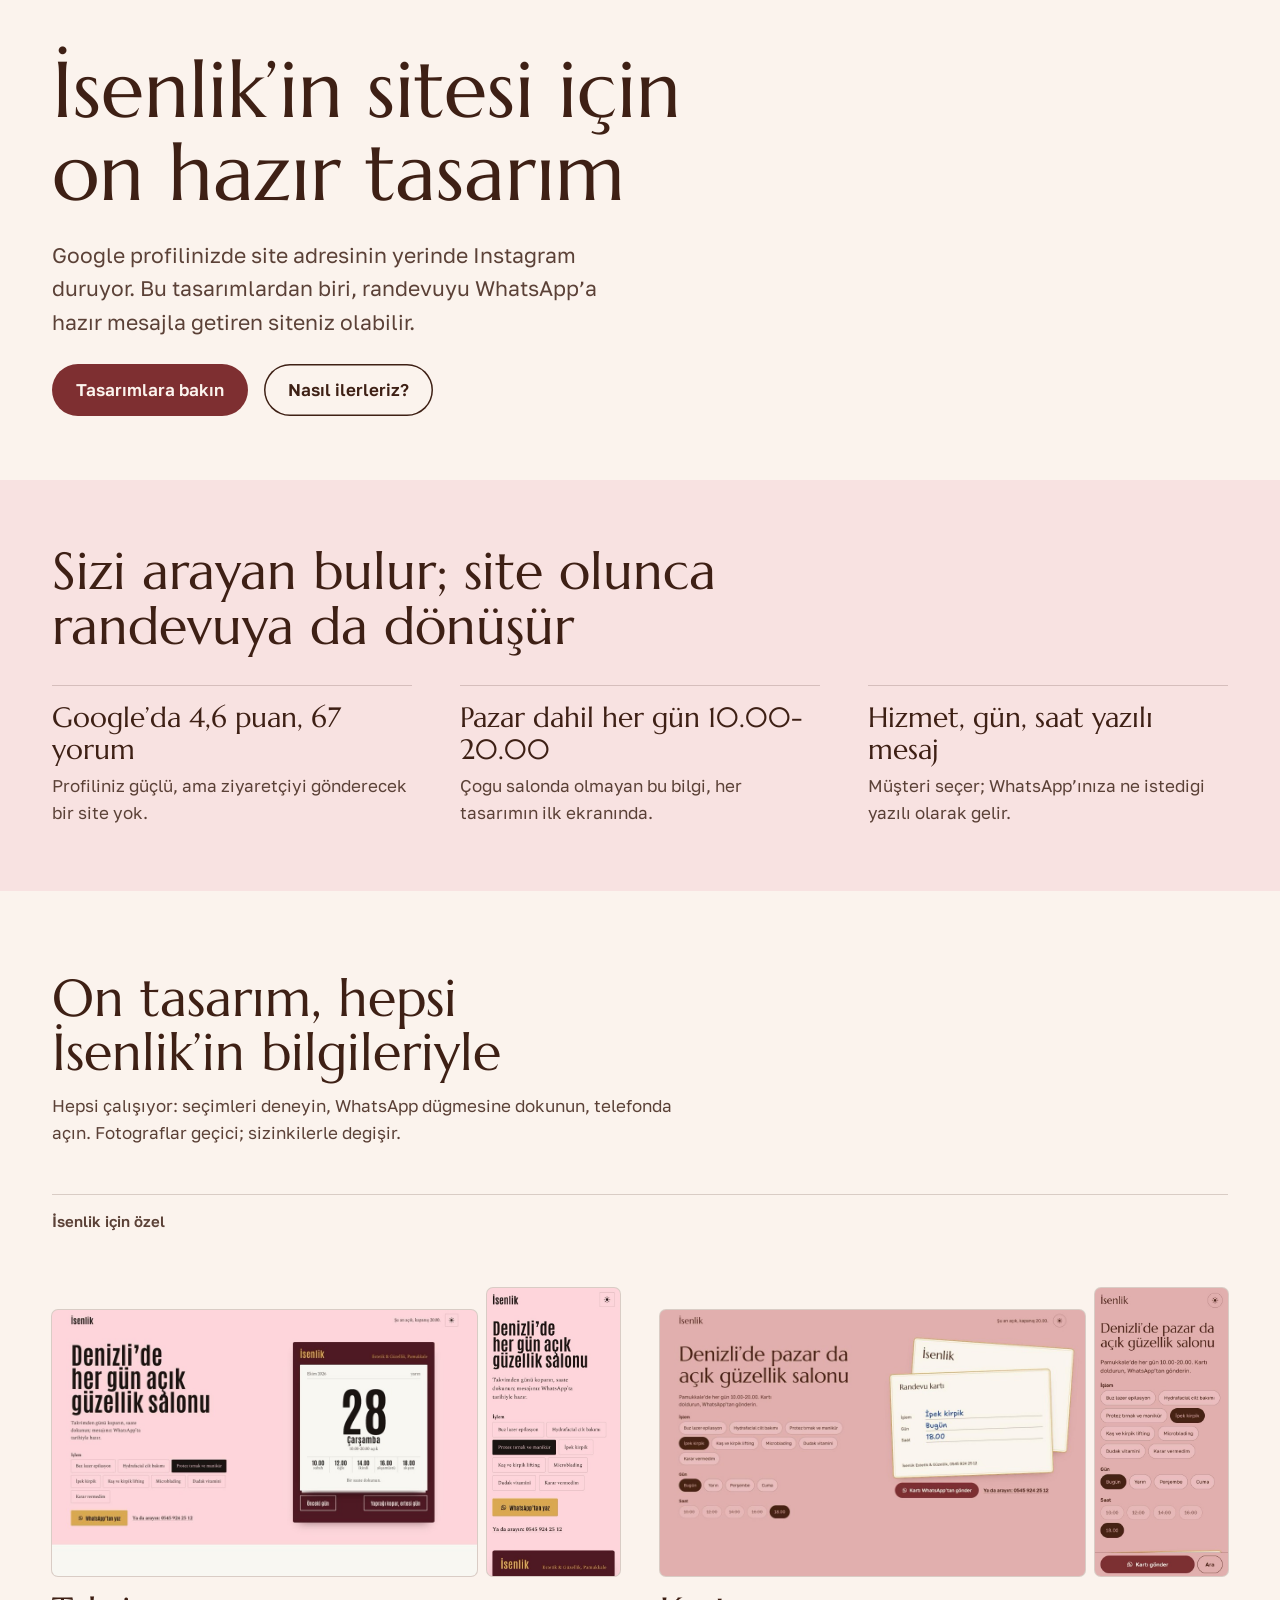
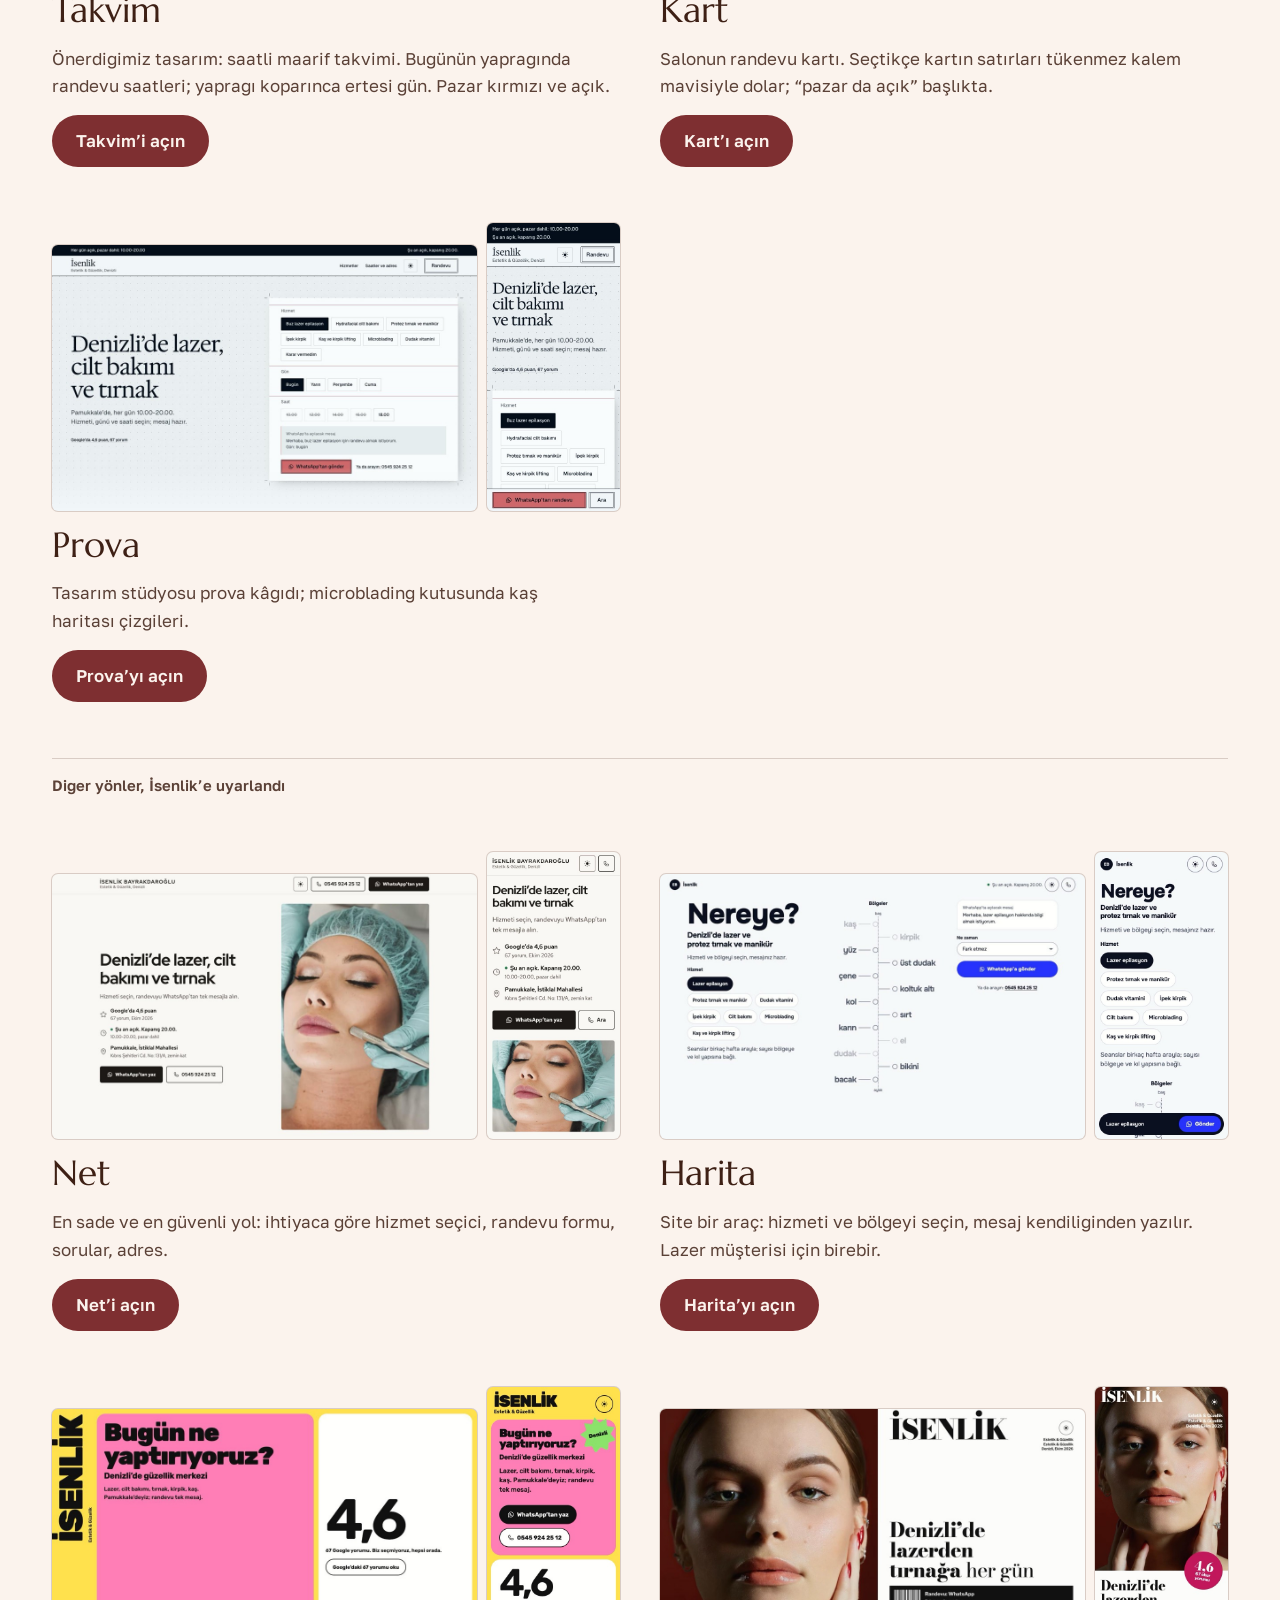
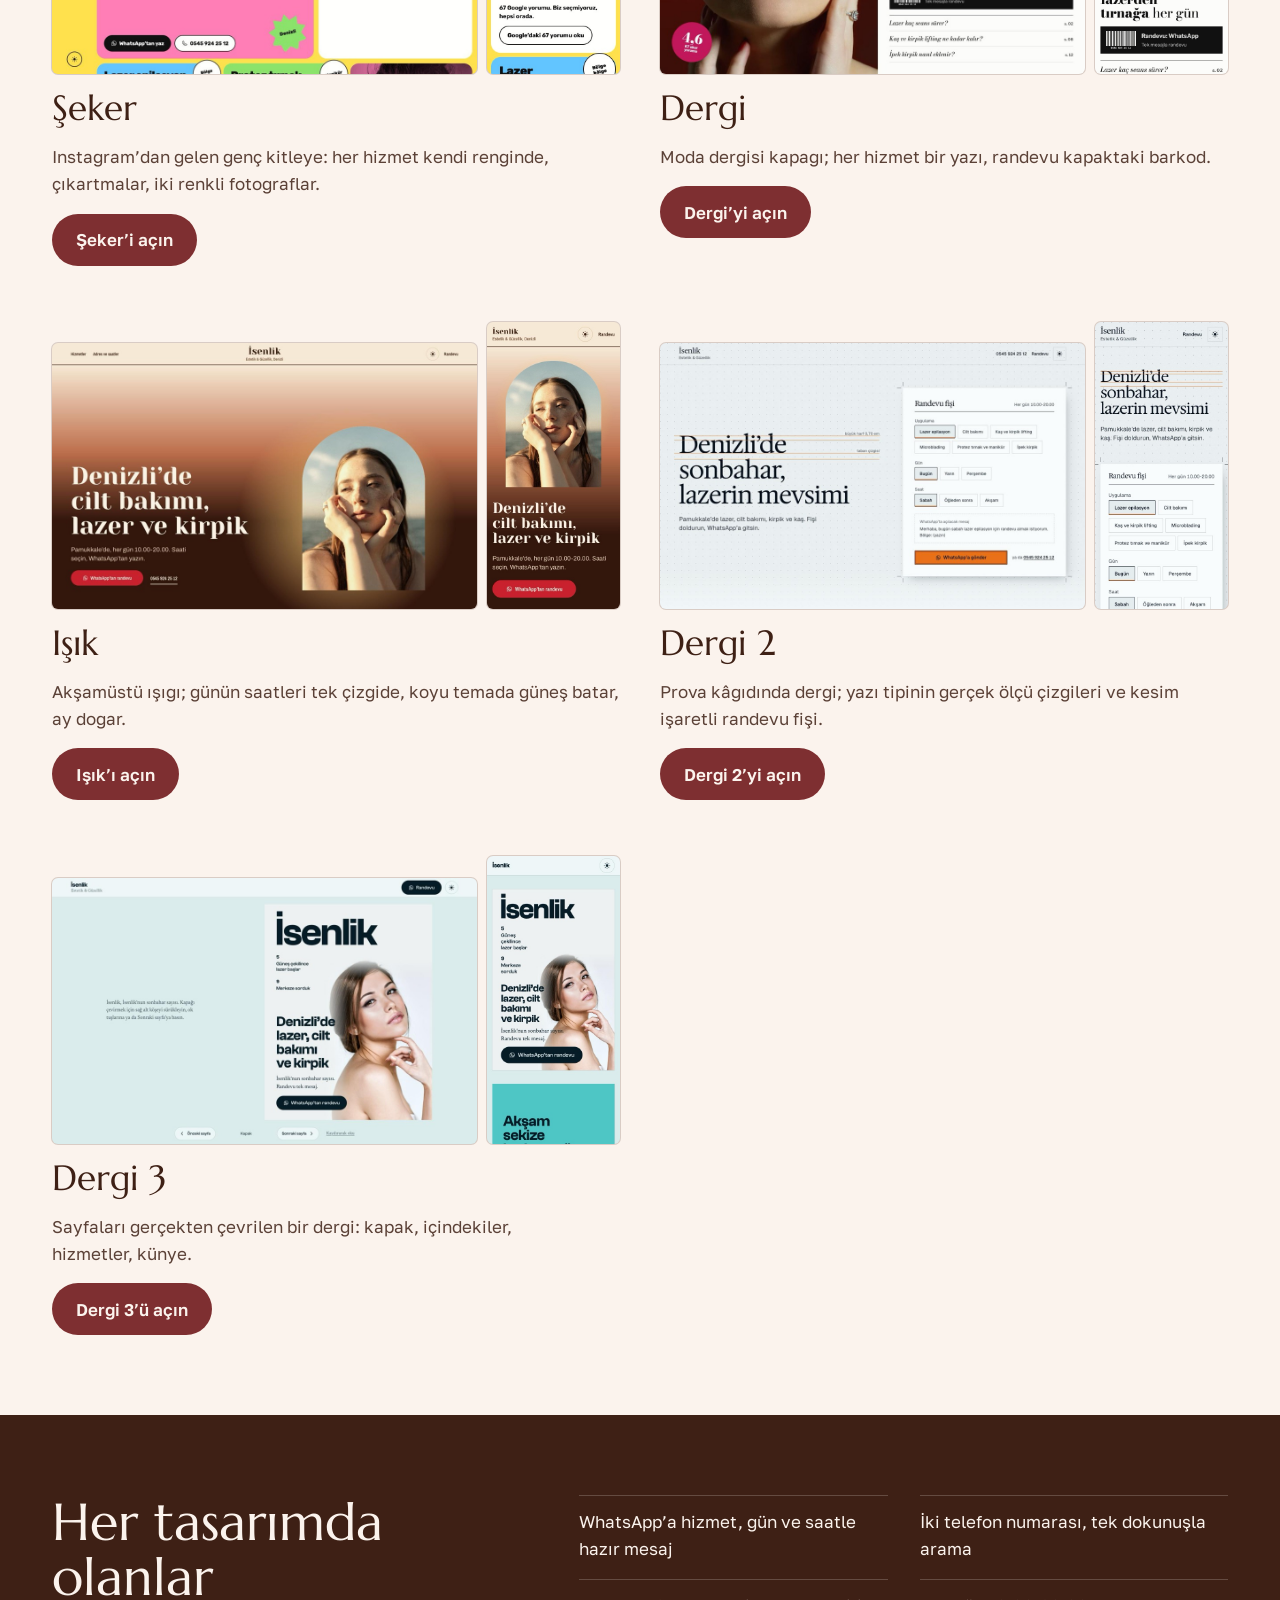
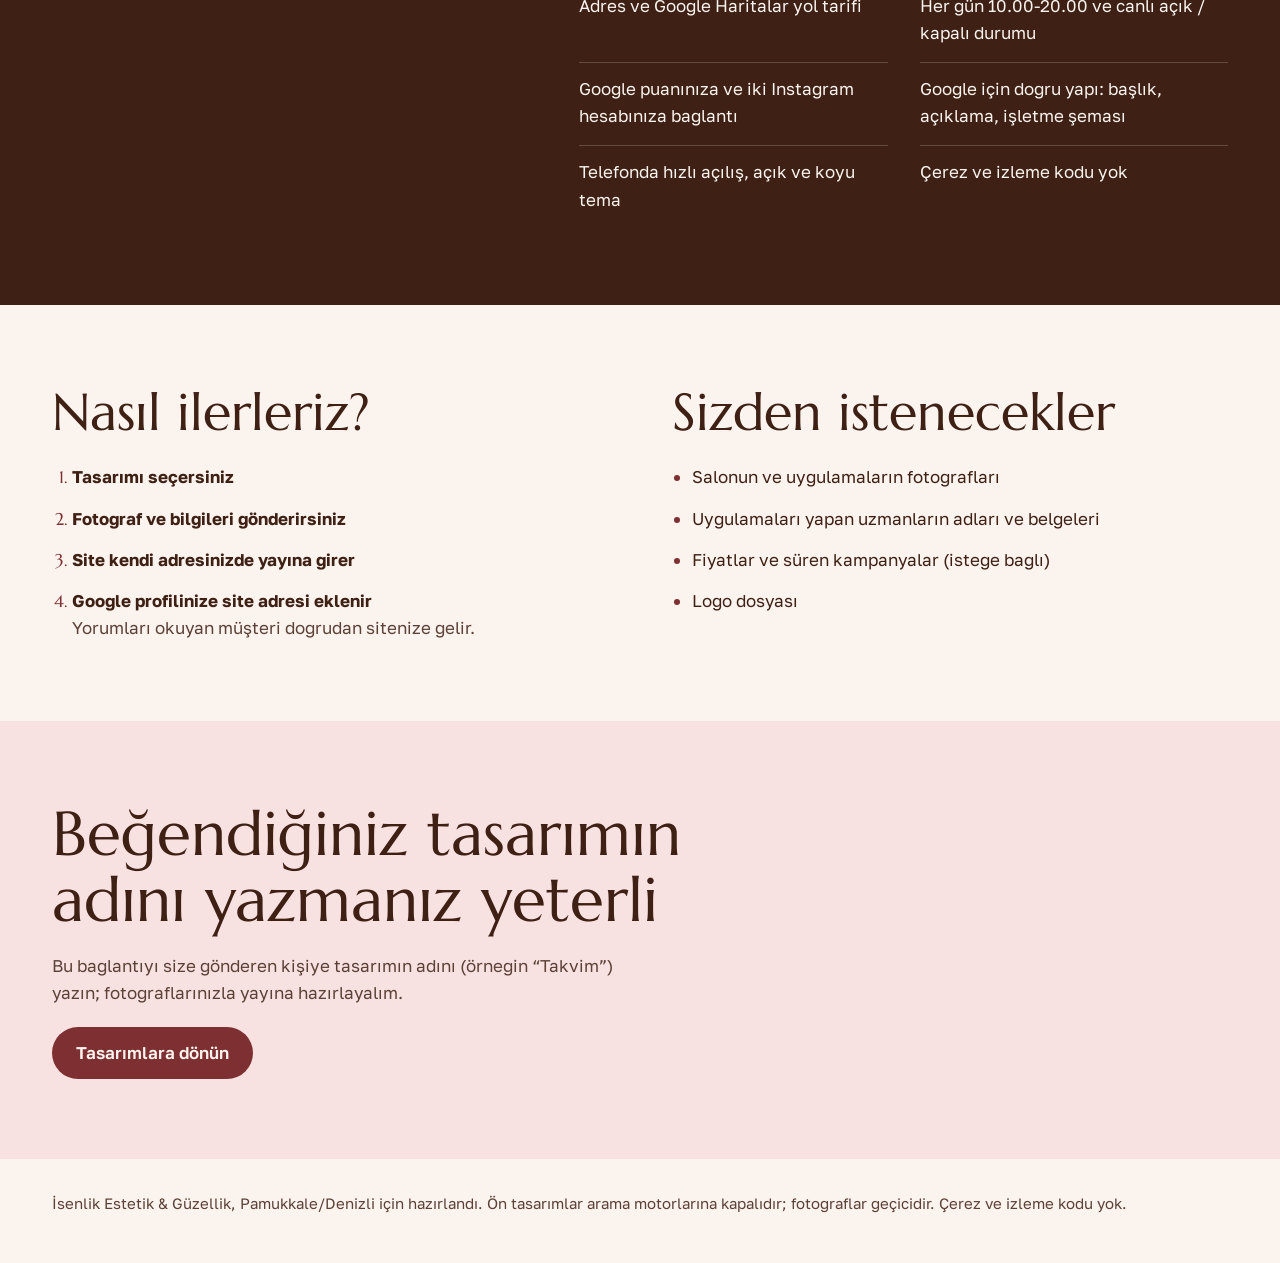
<file: index.html>
<!doctype html>
<html lang="tr">
<head>
<meta charset="utf-8">
<meta name="viewport" content="width=device-width, initial-scale=1">
<title>İsenlik Estetik &amp; Güzellik için On Site Tasarımı</title>
<meta name="description" content="İsenlik Estetik & Güzellik için hazırlanmış on web sitesi tasarımı: WhatsApp’a hazır randevu mesajı, her gün açık saatler, Google için doğru yapı. Birini seçin, fotoğraflarınızla yayına alalım.">
<meta name="robots" content="noindex">
<meta property="og:type" content="website">
<meta property="og:locale" content="tr_TR">
<meta property="og:title" content="İsenlik için on site tasarımı">
<meta property="og:description" content="Birini seçin; fotoğraflarınız ve fiyatlarınızla yayına alalım, Google profilinize site adresi eklensin.">
<meta property="og:url" content="https://anbarci.github.io/isenlik-guzellik-demo/">
<meta property="og:image" content="https://anbarci.github.io/isenlik-guzellik-demo/img/takvim-masaustu.jpg">
<link rel="icon" href="data:image/svg+xml,%3Csvg xmlns='http://www.w3.org/2000/svg' viewBox='0 0 32 32'%3E%3Crect width='32' height='32' rx='4' fill='%23FAF6EE'/%3E%3Ctext x='16' y='23' font-family='Georgia,serif' font-size='20' text-anchor='middle' fill='%237E2F31'%3E%C4%B0%3C/text%3E%3C/svg%3E">
<link rel="preconnect" href="https://fonts.googleapis.com">
<link rel="preconnect" href="https://fonts.gstatic.com" crossorigin>
<link rel="stylesheet" href="https://fonts.googleapis.com/css2?family=Marcellus&amp;family=Golos+Text:wght@400;600&amp;display=swap">
<style>
/* Hallmark · shape: a sales sheet for one salon, ten working designs · genre: editorial · theme: custom · job: hire · idea: "show İsenlik its own site ten ways, each already working with its real facts" · vibe: "a designer’s pitch folder, plain and warm"
 * paper: oklch(97% 0.012 60) · accent: oklch(42% 0.11 22) the brand rose taken deep · display: Marcellus · body: Golos Text · hero: the offer in one line · nav: none · footer: colophon line · imagery: screenshots of the ten designs · signature: every design opens and works
 * axes: light/roman-serif/warm · posture: restrained · contrast: pass · fold: pass · v2.0.0 */
/* Hallmark · pre-emit critique: P4 H4 E4 S5 R4 V4 · weakest: P, a catalogue argues little; the opening facts are the argument: 67 reviews, open Sundays, no site */
:root {
  --kagit: oklch(97% 0.012 60); --yuzey: oklch(93% 0.025 20); --murekkep: oklch(28% 0.05 40); --soluk: oklch(40% 0.04 40); --cizgi: oklch(28% 0.05 40 / 0.18);
  --vurgu: oklch(42% 0.11 22); --cizgi-acik: oklch(97% 0.012 60 / 0.2); --vurgu-ustu: oklch(97% 0.012 60); --odak: oklch(30% 0.12 262);
  --bas: "Marcellus", Georgia, serif; --govde: "Golos Text", system-ui, sans-serif;
  color-scheme: light;
}
*, *::before, *::after { box-sizing: border-box; }
html, body { overflow-x: clip; }
body { margin: 0; background: var(--kagit); color: var(--murekkep); font: 400 1.0625rem/1.6 var(--govde); }
h1, h2, h3 { margin: 0; font-family: var(--bas); font-weight: 400; line-height: 1.05; text-wrap: balance; overflow-wrap: break-word; min-width: 0; }
p { margin: 0; text-wrap: pretty; }
a { color: inherit; text-underline-offset: 0.2em; }
img { display: block; max-width: 100%; height: auto; border-radius: 6px; box-shadow: 0 0 0 1px var(--cizgi); background: var(--yuzey); }
:focus-visible { outline: 3px solid var(--odak); outline-offset: 3px; }
.kap { max-width: 1240px; margin-inline: auto; padding-inline: 1rem; }
@media (min-width: 768px) { .kap { padding-inline: 2rem; } }
.btn { display: inline-flex; align-items: center; justify-content: center; min-height: 52px; padding: 0 1.5rem; border-radius: 999px; background: var(--vurgu); color: var(--vurgu-ustu); font-weight: 600; text-decoration: none; transition: transform 120ms cubic-bezier(0.16, 1, 0.3, 1); }
.btn:active { transform: translateY(1px); }
.btn--acik { background: transparent; color: var(--murekkep); box-shadow: inset 0 0 0 1.5px var(--murekkep); }

.giris { padding-block: 3rem 4rem; }
.giris .kap { display: grid; gap: 1.5rem; }
.giris small { font-size: 0.9375rem; color: var(--soluk); }
.giris h1 { font-size: clamp(2.75rem, 1.6rem + 4.2vw, 5.75rem); max-width: 16ch; }
.giris .lead { font-size: clamp(1.125rem, 1rem + 0.4vw, 1.375rem); max-width: 46ch; color: var(--soluk); }
.eylem { display: flex; flex-wrap: wrap; gap: 0.75rem 1rem; align-items: center; }

.neden { background: var(--yuzey); padding-block: 4rem; }
.neden .kap { display: grid; gap: 2rem; }
.neden h2 { font-size: clamp(2rem, 1.4rem + 2.4vw, 3.25rem); max-width: 20ch; }
.olgular { margin: 0; padding: 0; list-style: none; display: grid; gap: 1.5rem 3rem; }
.olgular li { display: grid; gap: 0.375rem; padding-top: 1rem; border-top: 1px solid var(--cizgi); }
.olgular b { font: 400 clamp(1.375rem, 1.1rem + 0.8vw, 1.75rem)/1.15 var(--bas); }
.olgular span { color: var(--soluk); }
@media (min-width: 900px) { .olgular { grid-template-columns: repeat(3, minmax(0, 1fr)); } }

.katalog { padding-block: 5rem; }
.katalog .kap { display: grid; gap: 3rem; }
.katalog-bas { display: grid; gap: 0.75rem; max-width: 60ch; }
.katalog-bas h2 { font-size: clamp(2rem, 1.4rem + 2.4vw, 3.25rem); }
.katalog-bas p { color: var(--soluk); }
.tasarimlar { margin: 0; padding: 0; list-style: none; display: grid; gap: 3.5rem 2.5rem; }
@media (min-width: 900px) { .tasarimlar { grid-template-columns: repeat(2, minmax(0, 1fr)); } }
.tasarim { display: grid; gap: 1rem; align-content: start; }
.goruntu { display: grid; grid-template-columns: minmax(0, 3.2fr) minmax(0, 1fr); gap: 0.625rem; align-items: end; }
.tasarim h3 { font-size: clamp(1.75rem, 1.4rem + 1vw, 2.25rem); }
.tasarim p { color: var(--soluk); max-width: 52ch; }
.tasarim .btn { justify-self: start; }
.ayrac { grid-column: 1 / -1; padding-top: 1rem; border-top: 1px solid var(--cizgi); font: 600 0.9375rem/1.4 var(--govde); color: var(--soluk); }

.icerik { background: var(--murekkep); color: var(--kagit); padding-block: 5rem; }
.icerik .kap { display: grid; gap: 2.5rem; }
@media (min-width: 900px) { .icerik .kap { grid-template-columns: minmax(0, 1fr) minmax(0, 1.4fr); gap: 4rem; } }
.icerik h2 { font-size: clamp(2rem, 1.4rem + 2.4vw, 3.25rem); }
.ozellik { margin: 0; padding: 0; list-style: none; display: grid; gap: 0.25rem 2rem; }
@media (min-width: 640px) { .ozellik { grid-template-columns: repeat(2, minmax(0, 1fr)); } }
.ozellik li { padding-block: 0.75rem; border-top: 1px solid var(--cizgi-acik); }
.icerik :focus-visible { outline-color: var(--kagit); }

.adim { padding-block: 5rem; }
.adim .kap { display: grid; gap: 3rem; }
@media (min-width: 900px) { .adim .kap { grid-template-columns: minmax(0, 1fr) minmax(0, 1fr); gap: 4rem; } }
.adim h2 { font-size: clamp(2rem, 1.4rem + 2.4vw, 3.25rem); margin-bottom: 1.5rem; }
.adim ol, .adim ul { margin: 0; padding-left: 1.25rem; display: grid; gap: 0.875rem; }
.adim li::marker { font-family: var(--bas); color: var(--vurgu); }
.adim li b { display: block; }
.adim li span { color: var(--soluk); }

.kapanis { background: var(--yuzey); padding-block: 5rem; }
.kapanis .kap { display: grid; gap: 1.25rem; justify-items: start; }
.kapanis h2 { font-size: clamp(2.25rem, 1.5rem + 3vw, 4rem); max-width: 18ch; }
.kapanis p { color: var(--soluk); max-width: 52ch; }
@media (prefers-reduced-motion: reduce) { .btn { transition: none; } .btn:active { transform: none; } }
.alt { padding-block: 2rem 3rem; font-size: 0.9375rem; color: var(--soluk); }
</style>
</head>
<body>
<main>
  <section class="giris" aria-labelledby="baslik">
    <div class="kap">
      <h1 id="baslik">İsenlik’in sitesi için on hazır tasarım</h1>
      <p class="lead">Google profilinizde site adresinin yerinde Instagram duruyor. Bu tasarımlardan biri, randevuyu WhatsApp’a hazır mesajla getiren siteniz olabilir.</p>
      <div class="eylem"><a class="btn" href="#tasarimlar">Tasarımlara bakın</a><a class="btn btn--acik" href="#nasil">Nasıl ilerleriz?</a></div>
    </div>
  </section>

  <section class="neden" aria-labelledby="neden-baslik">
    <div class="kap">
      <h2 id="neden-baslik">Sizi arayan bulur; site olunca randevuya da dönüşür</h2>
      <ul class="olgular">
        <li><b>Google’da 4,6 puan, 67 yorum</b><span>Profiliniz güçlü, ama ziyaretçiyi gönderecek bir site yok.</span></li>
        <li><b>Pazar dahil her gün 10.00-20.00</b><span>Çoğu salonda olmayan bu bilgi, her tasarımın ilk ekranında.</span></li>
        <li><b>Hizmet, gün, saat yazılı mesaj</b><span>Müşteri seçer; WhatsApp’ınıza ne istediği yazılı olarak gelir.</span></li>
      </ul>
    </div>
  </section>

  <section class="katalog" id="tasarimlar" aria-labelledby="katalog-baslik">
    <div class="kap">
      <div class="katalog-bas">
        <h2 id="katalog-baslik">On tasarım, hepsi İsenlik’in bilgileriyle</h2>
        <p>Hepsi çalışıyor: seçimleri deneyin, WhatsApp düğmesine dokunun, telefonda açın. Fotoğraflar geçici; sizinkilerle değişir.</p>
      </div>
      <ul class="tasarimlar">
        <li class="ayrac">İsenlik için özel</li>
        <li class="tasarim"><div class="goruntu"><img src="img/takvim-masaustu.jpg" alt="Takvim tasarımı: İsenlik baskılı duvar takvimi, bugünün yaprağında randevu saatleri" width="960" height="600" loading="lazy"><img src="img/takvim-telefon.jpg" alt="Takvim tasarımı telefonda" width="390" height="844" loading="lazy"></div><h3>Takvim</h3><p>Önerdiğimiz tasarım: saatli maarif takvimi. Bugünün yaprağında randevu saatleri; yaprağı koparınca ertesi gün. Pazar kırmızı ve açık.</p><a class="btn" href="yonler/takvim/">Takvim’i açın</a></li>
        <li class="tasarim"><div class="goruntu"><img src="img/kart-masaustu.jpg" alt="Kart tasarımı: pudra zeminde yaldız kenarlı randevu kartı" width="960" height="600" loading="lazy"><img src="img/kart-telefon.jpg" alt="Kart tasarımı telefonda" width="390" height="844" loading="lazy"></div><h3>Kart</h3><p>Salonun randevu kartı. Seçtikçe kartın satırları tükenmez kalem mavisiyle dolar; “pazar da açık” başlıkta.</p><a class="btn" href="yonler/kart/">Kart’ı açın</a></li>
        <li class="tasarim"><div class="goruntu"><img src="img/prova-masaustu.jpg" alt="Prova tasarımı: prova kâğıdı, kesim işaretli randevu fişi" width="960" height="600" loading="lazy"><img src="img/prova-telefon.jpg" alt="Prova tasarımı telefonda" width="390" height="844" loading="lazy"></div><h3>Prova</h3><p>Tasarım stüdyosu prova kâğıdı; microblading kutusunda kaş haritası çizgileri.</p><a class="btn" href="yonler/prova/">Prova’yı açın</a></li>
        <li class="ayrac">Diğer yönler, İsenlik’e uyarlandı</li>
        <li class="tasarim"><div class="goruntu"><img src="img/net-masaustu.jpg" alt="Net tasarımı: sade başlık ve yüz bakımı fotoğrafı" width="960" height="600" loading="lazy"><img src="img/net-telefon.jpg" alt="Net tasarımı telefonda" width="390" height="844" loading="lazy"></div><h3>Net</h3><p>En sade ve en güvenli yol: ihtiyaca göre hizmet seçici, randevu formu, sorular, adres.</p><a class="btn" href="yonler/net/">Net’i açın</a></li>
        <li class="tasarim"><div class="goruntu"><img src="img/harita-masaustu.jpg" alt="Harita tasarımı: baştan ayağa bölge listesi ve WhatsApp mesajı" width="960" height="600" loading="lazy"><img src="img/harita-telefon.jpg" alt="Harita tasarımı telefonda" width="390" height="844" loading="lazy"></div><h3>Harita</h3><p>Site bir araç: hizmeti ve bölgeyi seçin, mesaj kendiliğinden yazılır. Lazer müşterisi için birebir.</p><a class="btn" href="yonler/harita/">Harita’yı açın</a></li>
        <li class="tasarim"><div class="goruntu"><img src="img/seker-masaustu.jpg" alt="Şeker tasarımı: renkli kutular ve dönük çıkartmalar" width="960" height="600" loading="lazy"><img src="img/seker-telefon.jpg" alt="Şeker tasarımı telefonda" width="390" height="844" loading="lazy"></div><h3>Şeker</h3><p>Instagram’dan gelen genç kitleye: her hizmet kendi renginde, çıkartmalar, iki renkli fotoğraflar.</p><a class="btn" href="yonler/seker/">Şeker’i açın</a></li>
        <li class="tasarim"><div class="goruntu"><img src="img/dergi-masaustu.jpg" alt="Dergi tasarımı: portreli kapak ve büyük İSENLİK logosu" width="960" height="600" loading="lazy"><img src="img/dergi-telefon.jpg" alt="Dergi tasarımı telefonda" width="390" height="844" loading="lazy"></div><h3>Dergi</h3><p>Moda dergisi kapağı; her hizmet bir yazı, randevu kapaktaki barkod.</p><a class="btn" href="yonler/dergi/">Dergi’yi açın</a></li>
        <li class="tasarim"><div class="goruntu"><img src="img/isik-masaustu.jpg" alt="Işık tasarımı: gün batımı gökyüzü ve kemerli portre" width="960" height="600" loading="lazy"><img src="img/isik-telefon.jpg" alt="Işık tasarımı telefonda" width="390" height="844" loading="lazy"></div><h3>Işık</h3><p>Akşamüstü ışığı; günün saatleri tek çizgide, koyu temada güneş batar, ay doğar.</p><a class="btn" href="yonler/isik/">Işık’ı açın</a></li>
        <li class="tasarim"><div class="goruntu"><img src="img/dergi-2-masaustu.jpg" alt="Dergi 2 tasarımı: prova kâğıdında randevu fişi" width="960" height="600" loading="lazy"><img src="img/dergi-2-telefon.jpg" alt="Dergi 2 tasarımı telefonda" width="390" height="844" loading="lazy"></div><h3>Dergi 2</h3><p>Prova kâğıdında dergi; yazı tipinin gerçek ölçü çizgileri ve kesim işaretli randevu fişi.</p><a class="btn" href="yonler/dergi-2/">Dergi 2’yi açın</a></li>
        <li class="tasarim"><div class="goruntu"><img src="img/dergi-3-masaustu.jpg" alt="Dergi 3 tasarımı: sayfaları çevrilen İSENLİK dergisi" width="960" height="600" loading="lazy"><img src="img/dergi-3-telefon.jpg" alt="Dergi 3 tasarımı telefonda" width="390" height="844" loading="lazy"></div><h3>Dergi 3</h3><p>Sayfaları gerçekten çevrilen bir dergi: kapak, içindekiler, hizmetler, künye.</p><a class="btn" href="yonler/dergi-3/">Dergi 3’ü açın</a></li>
      </ul>
    </div>
  </section>

  <section class="icerik" aria-labelledby="icerik-baslik">
    <div class="kap">
      <h2 id="icerik-baslik">Her tasarımda olanlar</h2>
      <ul class="ozellik">
        <li>WhatsApp’a hizmet, gün ve saatle hazır mesaj</li>
        <li>İki telefon numarası, tek dokunuşla arama</li>
        <li>Adres ve Google Haritalar yol tarifi</li>
        <li>Her gün 10.00-20.00 ve canlı açık / kapalı durumu</li>
        <li>Google puanınıza ve iki Instagram hesabınıza bağlantı</li>
        <li>Google için doğru yapı: başlık, açıklama, işletme şeması</li>
        <li>Telefonda hızlı açılış, açık ve koyu tema</li>
        <li>Çerez ve izleme kodu yok</li>
      </ul>
    </div>
  </section>

  <section class="adim" id="nasil" aria-labelledby="nasil-baslik">
    <div class="kap">
      <div>
        <h2 id="nasil-baslik">Nasıl ilerleriz?</h2>
        <ol>
          <li><b>Tasarımı seçersiniz</b></li>
          <li><b>Fotoğraf ve bilgileri gönderirsiniz</b></li>
          <li><b>Site kendi adresinizde yayına girer</b></li>
          <li><b>Google profilinize site adresi eklenir</b><span>Yorumları okuyan müşteri doğrudan sitenize gelir.</span></li>
        </ol>
      </div>
      <div>
        <h2>Sizden istenecekler</h2>
        <ul>
          <li>Salonun ve uygulamaların fotoğrafları</li>
          <li>Uygulamaları yapan uzmanların adları ve belgeleri</li>
          <li>Fiyatlar ve süren kampanyalar (isteğe bağlı)</li>
          <li>Logo dosyası</li>
        </ul>
      </div>
    </div>
  </section>

  <section class="kapanis" aria-labelledby="kapanis-baslik">
    <div class="kap">
      <h2 id="kapanis-baslik">Beğendiğiniz tasarımın adını yazmanız yeterli</h2>
      <p>Bu bağlantıyı size gönderen kişiye tasarımın adını (örneğin “Takvim”) yazın; fotoğraflarınızla yayına hazırlayalım.</p>
      <a class="btn" href="#tasarimlar">Tasarımlara dönün</a>
    </div>
  </section>
</main>
<footer class="alt"><div class="kap"><p>İsenlik Estetik &amp; Güzellik, Pamukkale/Denizli için hazırlandı. Ön tasarımlar arama motorlarına kapalıdır; fotoğraflar geçicidir. Çerez ve izleme kodu yok.</p></div></footer>
</body>
</html>
</file>
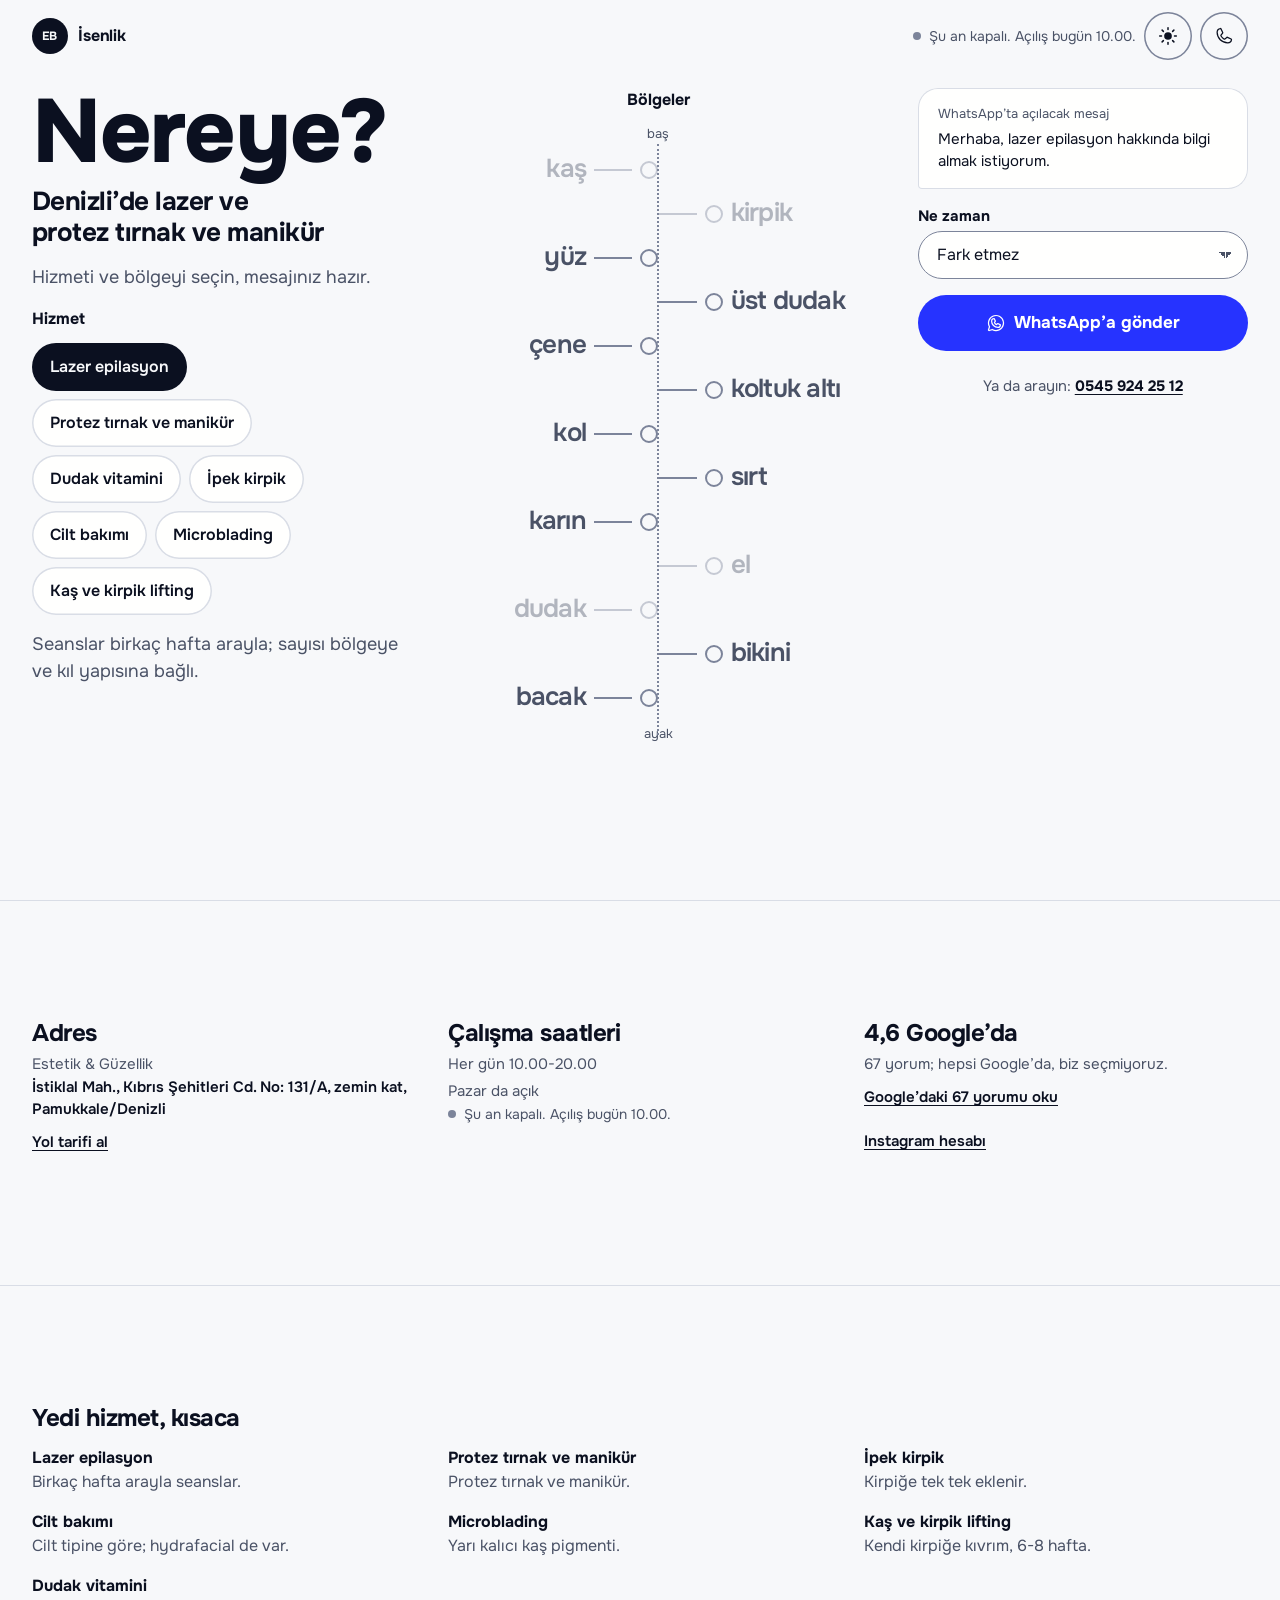
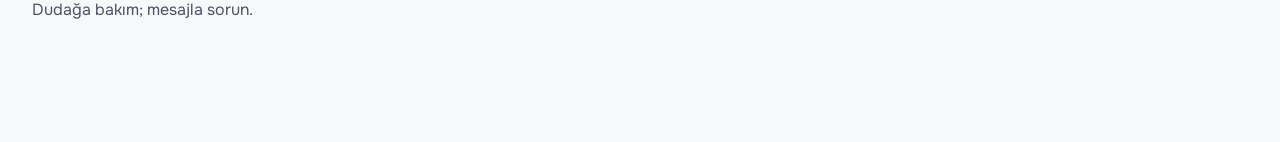
<file: yonler/harita/index.html>
<!doctype html>
<html lang="tr">
<head>
<meta charset="utf-8">
<meta name="viewport" content="width=device-width, initial-scale=1">
<script>try { const t = localStorage.getItem("isenlik-tema"); if (t) document.documentElement.dataset.theme = t; } catch (e) {}</script>
<title>Lazer Epilasyon ve Cilt Bakımı, Denizli | İsenlik</title>
<meta name="description" content="Pamukkale’de lazer epilasyon, cilt bakımı, protez tırnak ve manikür, kaş ve kirpik lifting ve microblading. Her gün 10.00-20.00, randevu WhatsApp’tan.">
<meta name="robots" content="noindex">
<meta property="og:type" content="website">
<meta property="og:locale" content="tr_TR">
<meta property="og:site_name" content="İsenlik Estetik &amp; Güzellik">
<meta property="og:title" content="Denizli’de lazer epilasyon ve cilt bakımı">
<meta property="og:description" content="İstiklal Mah., Kıbrıs Şehitleri Cd. No: 131/A. Her gün 10.00-20.00; randevu WhatsApp’tan.">
<meta property="og:url" content="https://anbarci.github.io/isenlik-guzellik-demo/yonler/harita/">
<meta property="og:image" content="https://images.unsplash.com/photo-1713085085470-fba013d67e65?auto=format&amp;fit=crop&amp;q=70&amp;w=1200&amp;h=630">
<meta name="theme-color" content="#F7F8FA" media="(prefers-color-scheme: light)">
<meta name="theme-color" content="#0A0D18" media="(prefers-color-scheme: dark)">
<link rel="icon" href="data:image/svg+xml,%3Csvg xmlns='http://www.w3.org/2000/svg' viewBox='0 0 32 32'%3E%3Crect width='32' height='32' rx='16' fill='%232633FF'/%3E%3Ctext x='16' y='21.5' font-family='Arial' font-weight='700' font-size='13' text-anchor='middle' fill='%23FFFFFF'%3EEB%3C/text%3E%3C/svg%3E">
<link rel="preconnect" href="https://fonts.googleapis.com">
<link rel="preconnect" href="https://fonts.gstatic.com" crossorigin>
<link rel="stylesheet" href="https://fonts.googleapis.com/css2?family=Onest:wght@400..800&amp;display=swap">
<script type="application/ld+json">
{
 "@context": "https://schema.org",
 "@type": "BeautySalon",
 "@id": "https://anbarci.github.io/isenlik-guzellik-demo/#isletme",
 "name": "İsenlik Estetik & Güzellik",
 "url": "https://anbarci.github.io/isenlik-guzellik-demo/yonler/harita/",
 "image": "https://images.unsplash.com/photo-1713085085470-fba013d67e65?auto=format&fit=crop&q=70&w=1200",
 "telephone": "+905459242512",
 "description": "Denizli Pamukkale İstiklal Mahallesi’nde lazer epilasyon, profesyonel cilt bakımı, protez tırnak ve manikür, kaş ve kirpik lifting, microblading ve ipek kirpik.",
 "address": {
  "@type": "PostalAddress",
  "streetAddress": "İstiklal Mah., Kıbrıs Şehitleri Cd. No: 131/A, zemin kat",
  "postalCode": "20150",
  "addressLocality": "Pamukkale",
  "addressRegion": "Denizli",
  "addressCountry": "TR"
 },
 "geo": {
  "@type": "GeoCoordinates",
  "latitude": 37.7610957,
  "longitude": 29.0915701
 },
 "hasMap": "https://maps.app.goo.gl/QkSQeMYSzZLnV6x28",
 "sameAs": [
  "https://www.instagram.com/isenlikguzellikdenizli/",
  "https://maps.app.goo.gl/QkSQeMYSzZLnV6x28"
 ],
 "areaServed": {
  "@type": "City",
  "name": "Denizli"
 },
 "openingHoursSpecification": [
  {
   "@type": "OpeningHoursSpecification",
   "dayOfWeek": [
    "Monday",
    "Tuesday",
    "Wednesday",
    "Thursday",
    "Friday",
    "Saturday"
   ],
   "opens": "10:00",
   "closes": "20:00"
  }
 ],
 "hasOfferCatalog": {
  "@type": "OfferCatalog",
  "name": "Hizmetler",
  "itemListElement": [
   {
    "@type": "Offer",
    "itemOffered": {
     "@type": "Service",
     "name": "Lazer epilasyon"
    }
   },
   {
    "@type": "Offer",
    "itemOffered": {
     "@type": "Service",
     "name": "Protez tırnak ve manikür"
    }
   },
   {
    "@type": "Offer",
    "itemOffered": {
     "@type": "Service",
     "name": "Profesyonel cilt bakımı"
    }
   },
   {
    "@type": "Offer",
    "itemOffered": {
     "@type": "Service",
     "name": "Kaş ve kirpik lifting"
    }
   },
   {
    "@type": "Offer",
    "itemOffered": {
     "@type": "Service",
     "name": "Microblading"
    }
   },
   {
    "@type": "Offer",
    "itemOffered": {
     "@type": "Service",
     "name": "İpek kirpik"
    }
   }
  ]
 }
}
</script>
<style>
/* Hallmark · tema: custom · iş: randevu (WhatsApp, arama) · tür: araç, tek ekran · gezinme: yok, sayfa bir araç · ultramarin yalnız seçili bölge ve gönder düğmesinde */
/* Hallmark · waive 79 · üst çubuk 60 px, araç formu ilk ekranı dolduruyor · Nereye başlığı, hizmet seçimi ve bölgeler formu sayfanın girişi */
:root {
  --zemin: #F7F8FA; --kart: #FFFFFE; --murekkep: #0B1020; --soluk: #4A5266; --cizgi: #D9DDE6; --kenar: #7C849A;
  --vurgu: #2633FF; --vurgu-uzeri: #FFFFFE; --vurgu-hover: #1A25D6; --acik: #1F7A4A;
  --yazi: "Onest", system-ui, sans-serif; --ease: cubic-bezier(0.23, 1, 0.32, 1); --sayfa: 68px;
  color-scheme: light dark;
}
@media (prefers-color-scheme: dark) { :root:not([data-theme="light"]) { --zemin: #0A0D18; --kart: #111527; --murekkep: #E9ECF5; --soluk: #A3AABD; --cizgi: #262C42; --kenar: #5E6680; --vurgu: #8C95FF; --vurgu-uzeri: #0A0D18; --vurgu-hover: #A9B0FF; --acik: #5FCB8C; color-scheme: dark; } }
:root[data-theme="dark"] { --zemin: #0A0D18; --kart: #111527; --murekkep: #E9ECF5; --soluk: #A3AABD; --cizgi: #262C42; --kenar: #5E6680; --vurgu: #8C95FF; --vurgu-uzeri: #0A0D18; --vurgu-hover: #A9B0FF; --acik: #5FCB8C; color-scheme: dark; }
:root[data-theme="light"] { color-scheme: light; }
*, *::before, *::after { box-sizing: border-box; }
html, body { overflow-x: clip; }
html { -webkit-text-size-adjust: 100%; accent-color: var(--vurgu); scroll-padding-bottom: calc(var(--sayfa) + 7rem); }
body { margin: 0; background: var(--zemin); color: var(--murekkep); font-family: var(--yazi); font-size: 1rem; line-height: 1.5; overflow-wrap: break-word; }
h1, h2, h3 { margin: 0; line-height: 1; letter-spacing: -0.04em; text-wrap: balance; }
p { margin: 0; }
a { color: inherit; text-underline-offset: .2em; }
:focus-visible { outline: 3px solid var(--vurgu); outline-offset: 3px; border-radius: 4px; }
select:disabled, button:disabled, [aria-disabled="true"] { opacity: .55; cursor: not-allowed; }
.gizli { position: absolute; width: 1px; height: 1px; overflow: hidden; clip-path: inset(50%); white-space: nowrap; }
svg.i { width: 1.25rem; height: 1.25rem; flex: none; }

.ust { display: flex; flex-wrap: wrap; align-items: center; justify-content: space-between; gap: .5rem 1rem; padding: .75rem 1rem; }
.logo { display: inline-flex; align-items: center; gap: .625rem; min-height: 48px; text-decoration: none; font-weight: 700; letter-spacing: -0.01em; }
.logo i { display: grid; place-items: center; width: 2.25rem; height: 2.25rem; border-radius: 50%; background: var(--murekkep); color: var(--zemin); font-style: normal; font-size: .75rem; letter-spacing: .04em; }
.ust-sag { display: flex; align-items: center; gap: .5rem; }
.durum { display: inline-flex; align-items: center; gap: .5rem; font-size: .875rem; color: var(--soluk); }
.durum[data-acik]::before { content: ""; width: .5rem; height: .5rem; border-radius: 50%; background: var(--kenar); }
.durum[data-acik="1"]::before { background: var(--acik); }
.durum[hidden] { display: none; }
.yuvarlak { display: inline-grid; place-items: center; width: 48px; height: 48px; border-radius: 50%; border: 0; background: transparent; color: inherit; box-shadow: inset 0 0 0 1.5px var(--kenar); cursor: pointer; text-decoration: none; }
.yuvarlak[hidden] { display: none; }
.tema-simge .gunes, .tema-simge[data-koyu="1"] .ay { display: none; }
.tema-simge[data-koyu="1"] .gunes { display: block; }
@media (hover: hover) { .yuvarlak:hover { background: var(--kart); } }
@media (max-width: 559px) { .ust .durum { display: none; } }
@media (min-width: 768px) { .ust { padding-inline: 2rem; } }

.arac { display: grid; gap: 2rem; padding: 1rem 1rem 3rem; max-width: 1320px; margin-inline: auto; }
@media (min-width: 768px) { .arac { padding-inline: 2rem; } }
.bas { display: grid; gap: 1rem; align-content: start; }
.bas h1 { display: grid; gap: .5rem; }
.h1-buyuk { font-size: clamp(3.5rem, 2rem + 4.5vw, 6rem); font-weight: 800; }
.h1-alt { font-size: clamp(1.25rem, 1rem + .8vw, 1.625rem); font-weight: 700; letter-spacing: -0.02em; line-height: 1.2; }
.bas > p { color: var(--soluk); font-size: 1.125rem; max-width: 34ch; }
fieldset { border: 0; margin: 0; padding: 0; min-width: 0; }
legend { padding: 0; font-weight: 700; margin-bottom: .75rem; }
.hizmetler { display: flex; flex-wrap: wrap; gap: .5rem; }
.hap { position: relative; display: inline-flex; align-items: center; max-width: 100%; min-height: 48px; padding: 0 1.125rem; border-radius: 999px; background: var(--kart); box-shadow: inset 0 0 0 1.5px var(--cizgi); cursor: pointer; font-weight: 600; transition: box-shadow .15s ease, background-color .15s ease, color .15s ease; }
.hap input { position: absolute; inset: 0; opacity: 0; margin: 0; cursor: pointer; }
.hap:has(input:focus-visible) { outline: 3px solid var(--vurgu); outline-offset: 2px; }
.hap:has(input:checked) { background: var(--murekkep); color: var(--zemin); box-shadow: none; }
@media (hover: hover) { .hap:hover { box-shadow: inset 0 0 0 1.5px var(--murekkep); } }
.not { color: var(--soluk); max-width: 40ch; min-height: 3em; }

.harita { position: relative; display: grid; align-content: start; }
.harita legend { width: 100%; text-align: center; margin-bottom: .25rem; }
.eksen { position: absolute; left: calc(50% - 1px); top: 1.75rem; bottom: .5rem; width: 0; border-left: 2px dotted var(--kenar); }
.uc { display: flex; justify-content: center; font-size: .8125rem; color: var(--soluk); padding-bottom: .25rem; }
.uc.alt { padding: .25rem 0 0; }
.bolge { display: flex; align-items: center; gap: .5rem; min-height: 44px; cursor: pointer; font-size: clamp(1.125rem, .9rem + .9vw, 1.75rem); font-weight: 600; letter-spacing: -0.03em; min-width: 0; color: var(--soluk); transition: color .15s ease; }
.bolge { width: 50%; }
.bolge.sol { justify-self: start; justify-content: flex-end; text-align: right; }
.bolge.sag { justify-self: end; }
.bolge::before, .bolge::after { content: ""; flex: none; }
.bolge.sol::after, .bolge.sag::before { width: clamp(1rem, 3vw, 2.5rem); height: 2px; background: var(--kenar); transition: background-color .15s ease; }
.bolge input { appearance: none; width: 1.125rem; height: 1.125rem; margin: 0; border-radius: 50%; border: 2px solid var(--kenar); flex: none; transition: background-color .15s ease, border-color .15s ease; }
.bolge.sol input { order: 1; }
.bolge:has(input:checked) { color: var(--murekkep); }
.bolge:has(input:checked) input { background: var(--vurgu); border-color: var(--vurgu); box-shadow: inset 0 0 0 3px var(--zemin); }
.bolge:has(input:checked)::after, .bolge.sag:has(input:checked)::before { background: var(--vurgu); }
.bolge:has(input:focus-visible) { outline: 3px solid var(--vurgu); outline-offset: 2px; border-radius: 4px; }
.bolge:has(input:disabled) { opacity: .4; cursor: not-allowed; }
@media (hover: hover) { .bolge:not(:has(input:disabled)):hover { color: var(--murekkep); } }

.panel { display: grid; gap: 1rem; align-content: start; }
.balon { background: var(--kart); box-shadow: inset 0 0 0 1px var(--cizgi); border-radius: 20px 20px 20px 4px; padding: 1rem 1.25rem; white-space: pre-line; font-size: .9375rem; line-height: 1.5; }
.balon small { display: block; font-size: .8125rem; color: var(--soluk); margin-bottom: .25rem; }
.gun { display: grid; gap: .25rem; }
.gun label { font-weight: 700; font-size: .9375rem; }
select { font: inherit; color: var(--murekkep); background: var(--kart); border: 1.5px solid var(--kenar); border-radius: 999px; height: 48px; padding: 0 2.5rem 0 1.125rem; width: 100%; appearance: none; background-image: linear-gradient(45deg, transparent 50%, var(--soluk) 50%), linear-gradient(135deg, var(--soluk) 50%, transparent 50%); background-position: right 1.375rem center, right .9375rem center; background-size: .375rem .375rem; background-repeat: no-repeat; }
.gonder { display: flex; align-items: center; justify-content: center; gap: .5rem; min-height: 56px; padding: 0 1.5rem; border-radius: 999px; background: var(--vurgu); color: var(--vurgu-uzeri); font-weight: 700; font-size: 1.0625rem; text-decoration: none; transition: background-color .2s ease, transform .16s var(--ease); }
.gonder:active { transform: scale(.97); }
@media (hover: hover) { .gonder:hover { background: var(--vurgu-hover); } }
.ara { color: var(--soluk); font-size: .9375rem; text-align: center; }
.ara a { color: var(--murekkep); font-weight: 700; display: inline-block; padding-block: .5rem; }

.cubuk { position: fixed; inset: auto .75rem calc(.75rem + env(safe-area-inset-bottom)) .75rem; z-index: 20; display: flex; align-items: center; gap: .75rem; padding: .5rem .5rem .5rem 1.25rem; border-radius: 999px; background: var(--murekkep); color: var(--zemin); }
.cubuk p { flex: 1; font-size: .9375rem; font-weight: 600; min-width: 0; }
.cubuk .gonder { min-height: 48px; padding-inline: 1.25rem; font-size: 1rem; }
@media (min-width: 1000px) {
  .arac { grid-template-columns: minmax(0, 1fr) minmax(0, 1.15fr) minmax(0, .9fr); gap: 3rem; padding-bottom: 4rem; min-height: calc(100svh - 72px); align-items: start; }
  .panel { position: sticky; top: 1.5rem; }
  .cubuk { display: none; }
  .harita { padding-top: .5rem; }
}

.hizmet-ozet { border-top: 1px solid var(--cizgi); padding: 4rem 1rem 5rem; max-width: 1320px; margin-inline: auto; }
.hizmet-ozet h2 { font-size: 1.5rem; letter-spacing: -0.02em; margin-bottom: 1rem; }
.hizmet-ozet dl { margin: 0; display: grid; gap: 1rem 2rem; }
.hizmet-ozet dt { font-weight: 700; }
.hizmet-ozet dd { margin: 0; color: var(--soluk); }
@media (min-width: 768px) { .hizmet-ozet { padding: 7.5rem 2rem; } .hizmet-ozet dl { grid-template-columns: repeat(3, minmax(0, 1fr)); } }
.kunye { border-top: 1px solid var(--cizgi); padding: 4rem 1rem; display: grid; gap: 2rem; max-width: 1320px; margin-inline: auto; color: var(--soluk); font-size: .9375rem; }
.kunye h2 { font-size: 1.5rem; letter-spacing: -0.02em; color: var(--murekkep); margin-bottom: .5rem; }
.kunye address { font-style: normal; color: var(--murekkep); font-weight: 600; }
.kunye ul { list-style: none; padding: 0; margin: .5rem 0 0; display: grid; gap: .25rem; }
.kunye a { display: inline-flex; align-items: center; min-height: 44px; color: var(--murekkep); font-weight: 600; }
.kunye .bugun { color: var(--murekkep); font-weight: 700; }
@media (min-width: 768px) { .kunye { grid-template-columns: repeat(3, minmax(0, 1fr)); padding: 7.5rem 2rem; } }
@media (prefers-reduced-motion: reduce) { *, *::before, *::after { transition: none !important; } }
p, li, dd { text-wrap: pretty; }
</style>
</head>
<body>
<svg width="0" height="0" style="position:absolute" aria-hidden="true">
  <symbol id="i-wa" viewBox="0 0 256 256"><path fill="currentColor" d="M187.58,144.84l-32-16a8,8,0,0,0-8,.5l-14.69,9.8a40.55,40.55,0,0,1-16-16l9.8-14.69a8,8,0,0,0,.5-8l-16-32A8,8,0,0,0,104,64a40,40,0,0,0-40,40,88.1,88.1,0,0,0,88,88,40,40,0,0,0,40-40A8,8,0,0,0,187.58,144.84ZM152,176a72.08,72.08,0,0,1-72-72A24,24,0,0,1,99.29,80.46l11.48,23L101,118a8,8,0,0,0-.73,7.51,56.47,56.47,0,0,0,30.15,30.15A8,8,0,0,0,138,155l14.61-9.74,23,11.48A24,24,0,0,1,152,176ZM128,24A104,104,0,0,0,36.18,176.88L24.83,210.93a16,16,0,0,0,20.24,20.24l34.05-11.35A104,104,0,1,0,128,24Zm0,192a87.87,87.87,0,0,1-44.06-11.81,8,8,0,0,0-6.54-.67L40,216,52.47,178.6a8,8,0,0,0-.66-6.54A88,88,0,1,1,128,216Z"/></symbol>
  <symbol id="i-tel" viewBox="0 0 256 256"><path fill="currentColor" d="M222.37,158.46l-47.11-21.11-.13-.06a16,16,0,0,0-15.17,1.4,6.12,8.12,0,0,0-.75.56L134.87,160c-15.42-7.49-31.34-23.29-38.83-38.51l20.78-24.71c.2-.25.39-.5.57-.77a16,16,0,0,0,1.32-15.06l0-.12L97.54,33.64a16,16,0,0,0-16.62-9.52A56.26,56.26,0,0,0,32,80c0,79.4,64.6,144,144,144a56.26,56.26,0,0,0,55.88-48.92A16,16,0,0,0,222.37,158.46ZM176,208A128.14,128.14,0,0,1,48,80,40.2,40.2,0,0,1,82.87,40a.61.61,0,0,0,0,.12l21,47L83.2,111.86a6.13,6.13,0,0,0-.57.77,16,16,0,0,0-1,15.7c9.06,18.53,27.73,37.06,46.46,46.11a16,16,0,0,0,15.75-1.14,6.44,6.44,0,0,0,.74-.56L168.89,152l47,21.05h0s.08,0,.11,0A40.21,40.21,0,0,1,176,208Z"/></symbol>
  <symbol id="i-ay" viewBox="0 0 256 256"><path fill="currentColor" d="M233.54,142.23a8,8,0,0,0-8-2,88.08,88.08,0,0,1-109.8-109.8,8,8,0,0,0-10-10,104.84,104.84,0,0,0-52.91,37A104,104,0,0,0,136,224a103.09,103.09,0,0,0,62.52-20.88,104.84,104.84,0,0,0,37-52.91A8,8,0,0,0,233.54,142.23ZM188.9,190.34A88,88,0,0,1,65.66,67.11a89,89,0,0,1,31.4-26A106,106,0,0,0,96,56,104.11,104.11,0,0,0,200,160a106,106,0,0,0,14.92-1.06A89,89,0,0,1,188.9,190.34Z"/></symbol>
  <symbol id="i-gunes" viewBox="0 0 256 256"><path fill="currentColor" d="M120,40V16a8,8,0,0,1,16,0V40a8,8,0,0,1-16,0Zm72,88a64,64,0,1,1-64-64A64.07,64.07,0,0,1,192,128Zm-16,0a48,48,0,1,0-48,48A48.05,48.05,0,0,0,176,128ZM58.34,69.66A8,8,0,0,0,69.66,58.34l-16-16A8,8,0,0,0,42.34,53.66Zm0,116.68-16,16a8,8,0,0,0,11.32,11.32l16-16a8,8,0,0,0-11.32-11.32ZM192,72a8,8,0,0,0,5.66-2.34l16-16a8,8,0,0,0-11.32-11.32l-16,16A8,8,0,0,0,192,72Zm5.66,114.34a8,8,0,0,0-11.32,11.32l16,16a8,8,0,0,0,11.32-11.32ZM48,128a8,8,0,0,0-8-8H16a8,8,0,0,0,0,16H40A8,8,0,0,0,48,128Zm80,80a8,8,0,0,0-8,8v24a8,8,0,0,0,16,0V216A8,8,0,0,0,128,208Zm112-88H216a8,8,0,0,0,0,16h24a8,8,0,0,0,0-16Z"/></symbol>
</svg>
<header class="ust">
  <a class="logo" href="./"><i aria-hidden="true">EB</i><span class="logo-ad">İsenlik</span></a>
  <div class="ust-sag">
    <span class="durum" data-durum hidden></span>
    <button class="yuvarlak tema-simge" type="button" data-tema-dugme aria-label="Koyu temaya geç" hidden><svg class="i ay" aria-hidden="true"><use href="#i-ay"/></svg><svg class="i gunes" aria-hidden="true"><use href="#i-gunes"/></svg></button>
    <a class="yuvarlak" href="tel:+905459242512" aria-label="Telefonla ara: 0545 924 25 12"><svg class="i" aria-hidden="true"><use href="#i-tel"/></svg></a>
  </div>
</header>

<main>
  <form class="arac" id="arac" aria-labelledby="baslik">
    <div class="bas">
      <h1 id="baslik"><span class="h1-buyuk">Nereye?</span> <span class="h1-alt">Denizli’de lazer ve protez tırnak ve manikür</span></h1>
      <p>Hizmeti ve bölgeyi seçin, mesajınız hazır.</p>
      <fieldset>
        <legend>Hizmet</legend>
        <div class="hizmetler">
          <label class="hap"><input type="radio" name="hizmet" value="lazer" checked>Lazer epilasyon</label>
          <label class="hap"><input type="radio" name="hizmet" value="zayiflama">Protez tırnak ve manikür</label>
          <label class="hap"><input type="radio" name="hizmet" value="dudak">Dudak vitamini</label>
          <label class="hap"><input type="radio" name="hizmet" value="catlak">İpek kirpik</label>
          <label class="hap"><input type="radio" name="hizmet" value="cilt">Cilt bakımı</label>
          <label class="hap"><input type="radio" name="hizmet" value="kas">Microblading</label>
          <label class="hap"><input type="radio" name="hizmet" value="kirpik">Kaş ve kirpik lifting</label>
        </div>
      </fieldset>
      <p class="not" data-not aria-live="polite">Seanslar birkaç hafta arayla; sayısı bölgeye ve kıl yapısına bağlı.</p>
    </div>

    <fieldset class="harita">
      <legend>Bölgeler</legend>
      <p class="uc" aria-hidden="true">baş</p>
      <span class="eksen" aria-hidden="true"></span>
      <label class="bolge sol"><input type="checkbox" name="bolge" value="kaş">kaş</label>
      <label class="bolge sag"><input type="checkbox" name="bolge" value="kirpik">kirpik</label>
      <label class="bolge sol"><input type="checkbox" name="bolge" value="yüz">yüz</label>
      <label class="bolge sag"><input type="checkbox" name="bolge" value="üst dudak">üst dudak</label>
      <label class="bolge sol"><input type="checkbox" name="bolge" value="çene">çene</label>
      <label class="bolge sag"><input type="checkbox" name="bolge" value="koltuk altı">koltuk altı</label>
      <label class="bolge sol"><input type="checkbox" name="bolge" value="kol">kol</label>
      <label class="bolge sag"><input type="checkbox" name="bolge" value="sırt">sırt</label>
      <label class="bolge sol"><input type="checkbox" name="bolge" value="karın">karın</label>
      <label class="bolge sag"><input type="checkbox" name="bolge" value="el">el</label>
      <label class="bolge sol"><input type="checkbox" name="bolge" value="dudak">dudak</label>
      <label class="bolge sag"><input type="checkbox" name="bolge" value="bikini">bikini</label>
      <label class="bolge sol"><input type="checkbox" name="bolge" value="bacak">bacak</label>
      <p class="uc alt" aria-hidden="true">ayak</p>
    </fieldset>

    <div class="panel" data-cubuk-gizle>
      <p class="balon"><small>WhatsApp’ta açılacak mesaj</small><output data-mesaj>Merhaba, lazer epilasyon hakkında bilgi almak istiyorum.</output></p>
      <div class="gun"><label for="f-gun">Ne zaman</label><select id="f-gun" name="gun"><option value="">Fark etmez</option><option>Bugün</option><option>Yarın</option><option>Bu hafta içinde</option><option>Cumartesi</option></select></div>
      <a class="gonder" data-gonder href="https://wa.me/905459242512"><svg class="i" aria-hidden="true"><use href="#i-wa"/></svg>WhatsApp’a gönder</a>
      <p class="ara">Ya da arayın: <a href="tel:+905459242512">0545 924 25 12</a></p>
    </div>
  </form>

  <section class="kunye" aria-labelledby="kunye-baslik" data-cubuk-gizle>
    <div>
      <h2 id="kunye-baslik">Adres</h2>
      <p>Estetik &amp; Güzellik</p>
      <address>İstiklal Mah., Kıbrıs Şehitleri Cd. No: 131/A, zemin kat, Pamukkale/Denizli</address>
      <a href="https://www.google.com/maps/dir/?api=1&amp;destination=37.7610957,29.0915701">Yol tarifi al</a>
    </div>
    <div>
      <h2>Çalışma saatleri</h2>
      <ul><li data-gun-satir="1-6">Her gün 10.00-20.00</li><li data-gun-satir="0">Pazar da açık</li></ul>
      <p class="durum" data-durum hidden></p>
    </div>
    <div>
      <h2>4,6 Google’da</h2>
      <p>67 yorum; hepsi Google’da, biz seçmiyoruz.</p>
      <a href="https://maps.app.goo.gl/QkSQeMYSzZLnV6x28">Google’daki 67 yorumu oku</a><br>
      <a href="https://www.instagram.com/isenlikguzellikdenizli/">Instagram hesabı</a>
    </div>
  </section>

  <section class="hizmet-ozet" aria-labelledby="ozet-baslik">
    <h2 id="ozet-baslik">Yedi hizmet, kısaca</h2>
    <dl>
      <div><dt>Lazer epilasyon</dt><dd>Birkaç hafta arayla seanslar.</dd></div>
      <div><dt>Protez tırnak ve manikür</dt><dd>Protez tırnak ve manikür.</dd></div>
      <div><dt>İpek kirpik</dt><dd>Kirpiğe tek tek eklenir.</dd></div>
      <div><dt>Cilt bakımı</dt><dd>Cilt tipine göre; hydrafacial de var.</dd></div>
      <div><dt>Microblading</dt><dd>Yarı kalıcı kaş pigmenti.</dd></div>
      <div><dt>Kaş ve kirpik lifting</dt><dd>Kendi kirpiğe kıvrım, 6-8 hafta.</dd></div>
      <div><dt>Dudak vitamini</dt><dd>Dudağa bakım; mesajla sorun.</dd></div>
    </dl>
  </section>
</main>

<nav class="cubuk" aria-label="Mesajı gönder">
  <p data-ozet>Lazer epilasyon</p>
  <a class="gonder" data-gonder href="https://wa.me/905459242512"><svg class="i" aria-hidden="true"><use href="#i-wa"/></svg>Gönder</a>
</nav>
<script>
(() => {
  const NO = '905459242512';
  const H = {
    lazer: { ad: 'lazer epilasyon', bolge: ['yüz', 'üst dudak', 'çene', 'koltuk altı', 'kol', 'sırt', 'karın', 'bikini', 'bacak'], not: 'Seanslar birkaç hafta arayla; sayısı bölgeye ve kıl yapısına bağlı.' },
    zayiflama: { ad: 'protez tırnak ve manikür', bolge: ['el'], not: 'Protez tırnak ve manikür; tırnak işleri ayrı hesapta da paylaşılıyor.' },
    dudak: { ad: 'dudak vitamini', bolge: ['dudak'], not: 'Dudağa yönelik bakım; ayrıntıyı mesajla sorun.' },
    catlak: { ad: 'ipek kirpik', bolge: ['kirpik'], not: 'Kendi kirpiğinize tek tek eklenen ipek kirpik.' },
    cilt: { ad: 'cilt bakımı', bolge: ['yüz'], not: 'Cilt tipinize göre temizlik ve bakım; hydrafacial ile derin temizlik ve nem.' },
    kas: { ad: 'microblading', bolge: ['kaş'], not: 'Kaşa kıl görünümünde pigment. Yarı kalıcı, genellikle bir rötuşla.' },
    kirpik: { ad: 'kaş ve kirpik lifting', bolge: ['kaş', 'kirpik'], not: 'Kendi kirpiğinize kıvrım; genellikle 6-8 hafta kalır.' }
  };
  const mesaj = (h, bolgeler, gun) => {
    const s = ['Merhaba, ' + H[h].ad + ' hakkında bilgi almak istiyorum.'];
    if (bolgeler.length && H[h].bolge.length > 1) s.push('Bölgeler: ' + bolgeler.join(', '));
    if (gun) s.push('Ne zaman: ' + gun);
    return s.join('\n');
  };
  console.assert(mesaj('lazer', ['koltuk altı', 'bacak'], 'Yarın') === 'Merhaba, lazer epilasyon hakkında bilgi almak istiyorum.\nBölgeler: koltuk altı, bacak\nNe zaman: Yarın');
  console.assert(mesaj('kas', ['kaş'], '') === 'Merhaba, microblading hakkında bilgi almak istiyorum.');

  const form = document.getElementById('arac');
  const kutular = [...form.querySelectorAll('input[name="bolge"]')];
  let onceki = null;
  const yenile = () => {
    const h = form.querySelector('input[name="hizmet"]:checked').value;
    if (h !== onceki) {
      kutular.forEach(k => {
        const uygun = H[h].bolge.includes(k.value);
        k.disabled = !uygun;
        if (!uygun) k.checked = false;
        if (H[h].bolge.length === 1) k.checked = uygun;
      });
      form.querySelector('[data-not]').textContent = H[h].not;
      onceki = h;
    }
    const secili = kutular.filter(k => k.checked).map(k => k.value);
    const metin = mesaj(h, secili, form.elements.gun.value);
    form.querySelector('[data-mesaj]').textContent = metin;
    document.querySelectorAll('[data-gonder]').forEach(a => a.href = 'https://wa.me/' + NO + '?text=' + encodeURIComponent(metin));
    const ad = H[h].ad[0].toLocaleUpperCase('tr') + H[h].ad.slice(1);
    document.querySelector('[data-ozet]').textContent = H[h].bolge.length > 1 && secili.length ? ad + ', ' + secili.length + ' bölge' : ad;
  };
  form.addEventListener('change', yenile);
  form.addEventListener('submit', e => e.preventDefault());
  yenile();
})();
</script>
<script src="../esen-tabani.js" defer></script>
</body>
</html>
</file>
